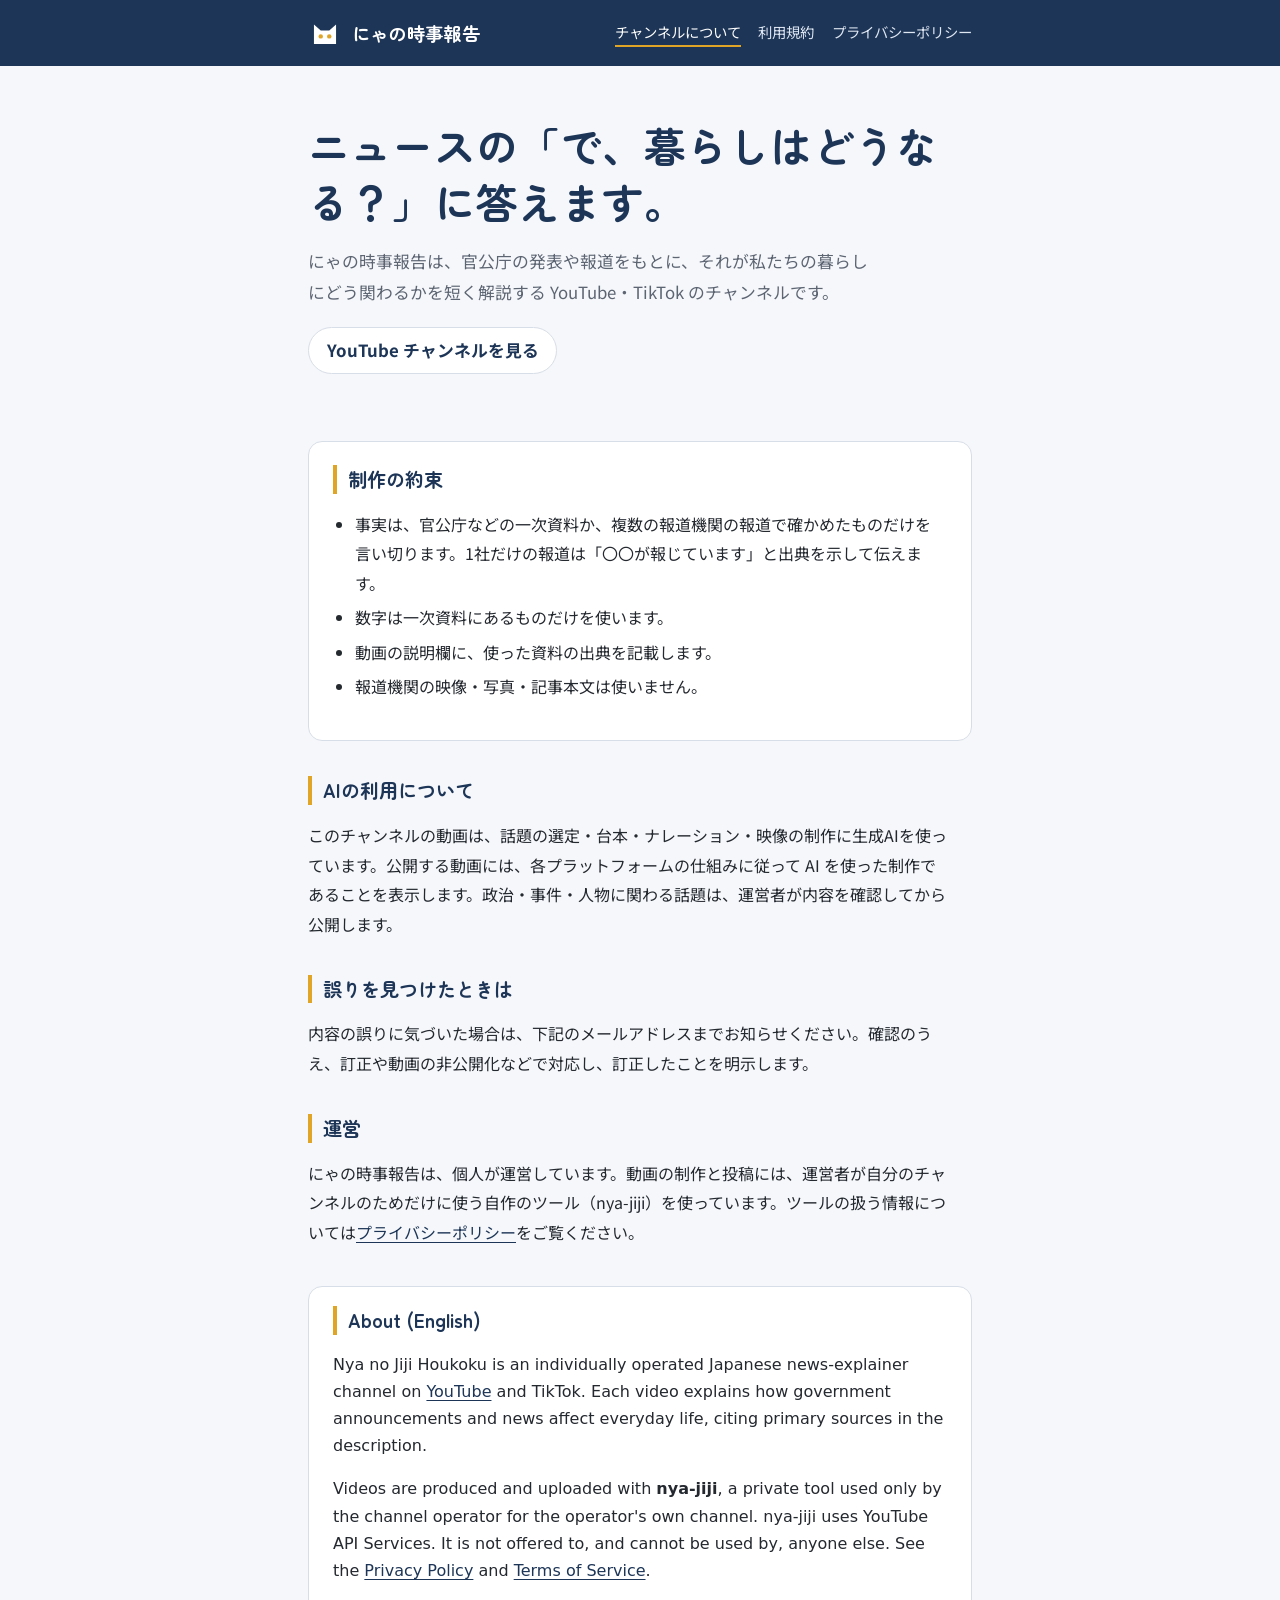
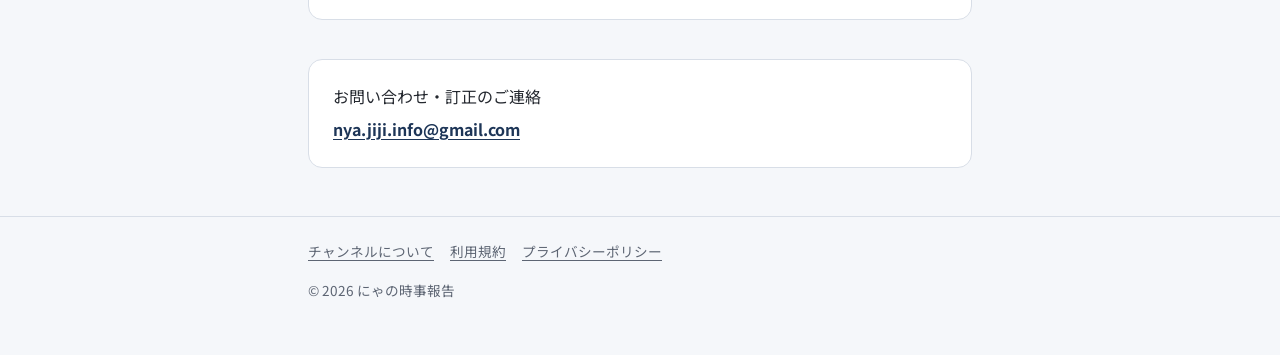
<file: index.html>
<!doctype html>
<html lang="ja">
<head>
<meta charset="utf-8">
<meta name="viewport" content="width=device-width, initial-scale=1">
<title>にゃの時事報告</title>
<meta name="description" content="にゃの時事報告：官公庁の発表やニュースが、暮らしにどう関わるかを解説するチャンネルです。">
<link rel="preconnect" href="https://fonts.googleapis.com">
<link rel="preconnect" href="https://fonts.gstatic.com" crossorigin>
<link href="https://fonts.googleapis.com/css2?family=Noto+Sans+JP:wght@400;700&family=Zen+Maru+Gothic:wght@700&display=swap" rel="stylesheet">
<link rel="stylesheet" href="style.css">
</head>
<body>
<header class="site"><div class="wrap">
<a class="logo" href="./"><svg viewBox="0 0 40 40" aria-hidden="true"><path d="M7 33V10l8 7h10l8-7v23z" fill="#fff"/><circle cx="15" cy="24" r="2.6" fill="#e0a526"/><circle cx="25" cy="24" r="2.6" fill="#e0a526"/></svg>にゃの時事報告</a>
<nav class="site" aria-label="サイト内">
<a href="./" aria-current="page">チャンネルについて</a><a href="terms.html">利用規約</a><a href="privacy.html">プライバシーポリシー</a>
</nav>
</div></header>
<main><div class="wrap">
<section class="hero">
<h1>ニュースの「で、暮らしはどうなる？」に答えます。</h1>
<p>にゃの時事報告は、官公庁の発表や報道をもとに、それが私たちの暮らしにどう関わるかを短く解説する YouTube・TikTok のチャンネルです。</p>
<p class="channel-link"><a href="https://www.youtube.com/channel/UCglesvaW-HwLwHnUl6u6Qqw" rel="noopener">YouTube チャンネルを見る</a></p>
</section>

<section class="promise">
<h2>制作の約束</h2>
<ul>
<li>事実は、官公庁などの一次資料か、複数の報道機関の報道で確かめたものだけを言い切ります。1社だけの報道は「〇〇が報じています」と出典を示して伝えます。</li>
<li>数字は一次資料にあるものだけを使います。</li>
<li>動画の説明欄に、使った資料の出典を記載します。</li>
<li>報道機関の映像・写真・記事本文は使いません。</li>
</ul>
</section>

<h2>AIの利用について</h2>
<p>このチャンネルの動画は、話題の選定・台本・ナレーション・映像の制作に生成AIを使っています。公開する動画には、各プラットフォームの仕組みに従って AI を使った制作であることを表示します。政治・事件・人物に関わる話題は、運営者が内容を確認してから公開します。</p>

<h2>誤りを見つけたときは</h2>
<p>内容の誤りに気づいた場合は、下記のメールアドレスまでお知らせください。確認のうえ、訂正や動画の非公開化などで対応し、訂正したことを明示します。</p>

<h2>運営</h2>
<p>にゃの時事報告は、個人が運営しています。動画の制作と投稿には、運営者が自分のチャンネルのためだけに使う自作のツール（nya-jiji）を使っています。ツールの扱う情報については<a href="privacy.html">プライバシーポリシー</a>をご覧ください。</p>
<section class="en" lang="en" aria-labelledby="about-en">
<h2 id="about-en">About (English)</h2>
<p>Nya no Jiji Houkoku is an individually operated Japanese news-explainer channel on <a href="https://www.youtube.com/channel/UCglesvaW-HwLwHnUl6u6Qqw" rel="noopener">YouTube</a> and TikTok. Each video explains how government announcements and news affect everyday life, citing primary sources in the description.</p>
<p>Videos are produced and uploaded with <strong>nya-jiji</strong>, a private tool used only by the channel operator for the operator's own channel. nya-jiji uses YouTube API Services. It is not offered to, and cannot be used by, anyone else. See the <a href="privacy.html#en">Privacy Policy</a> and <a href="terms.html#en">Terms of Service</a>.</p>
</section>
<section class="contact" aria-label="お問い合わせ">
<p>お問い合わせ・訂正のご連絡</p>
<p class="mail"><a href="mailto:nya.jiji.info@gmail.com">nya.jiji.info@gmail.com</a></p>
</section>
</div></main>
<footer class="site"><div class="wrap">
<a href="./">チャンネルについて</a><a href="terms.html">利用規約</a><a href="privacy.html">プライバシーポリシー</a>
<p>© 2026 にゃの時事報告</p>
</div></footer>
</body>
</html>
</file>
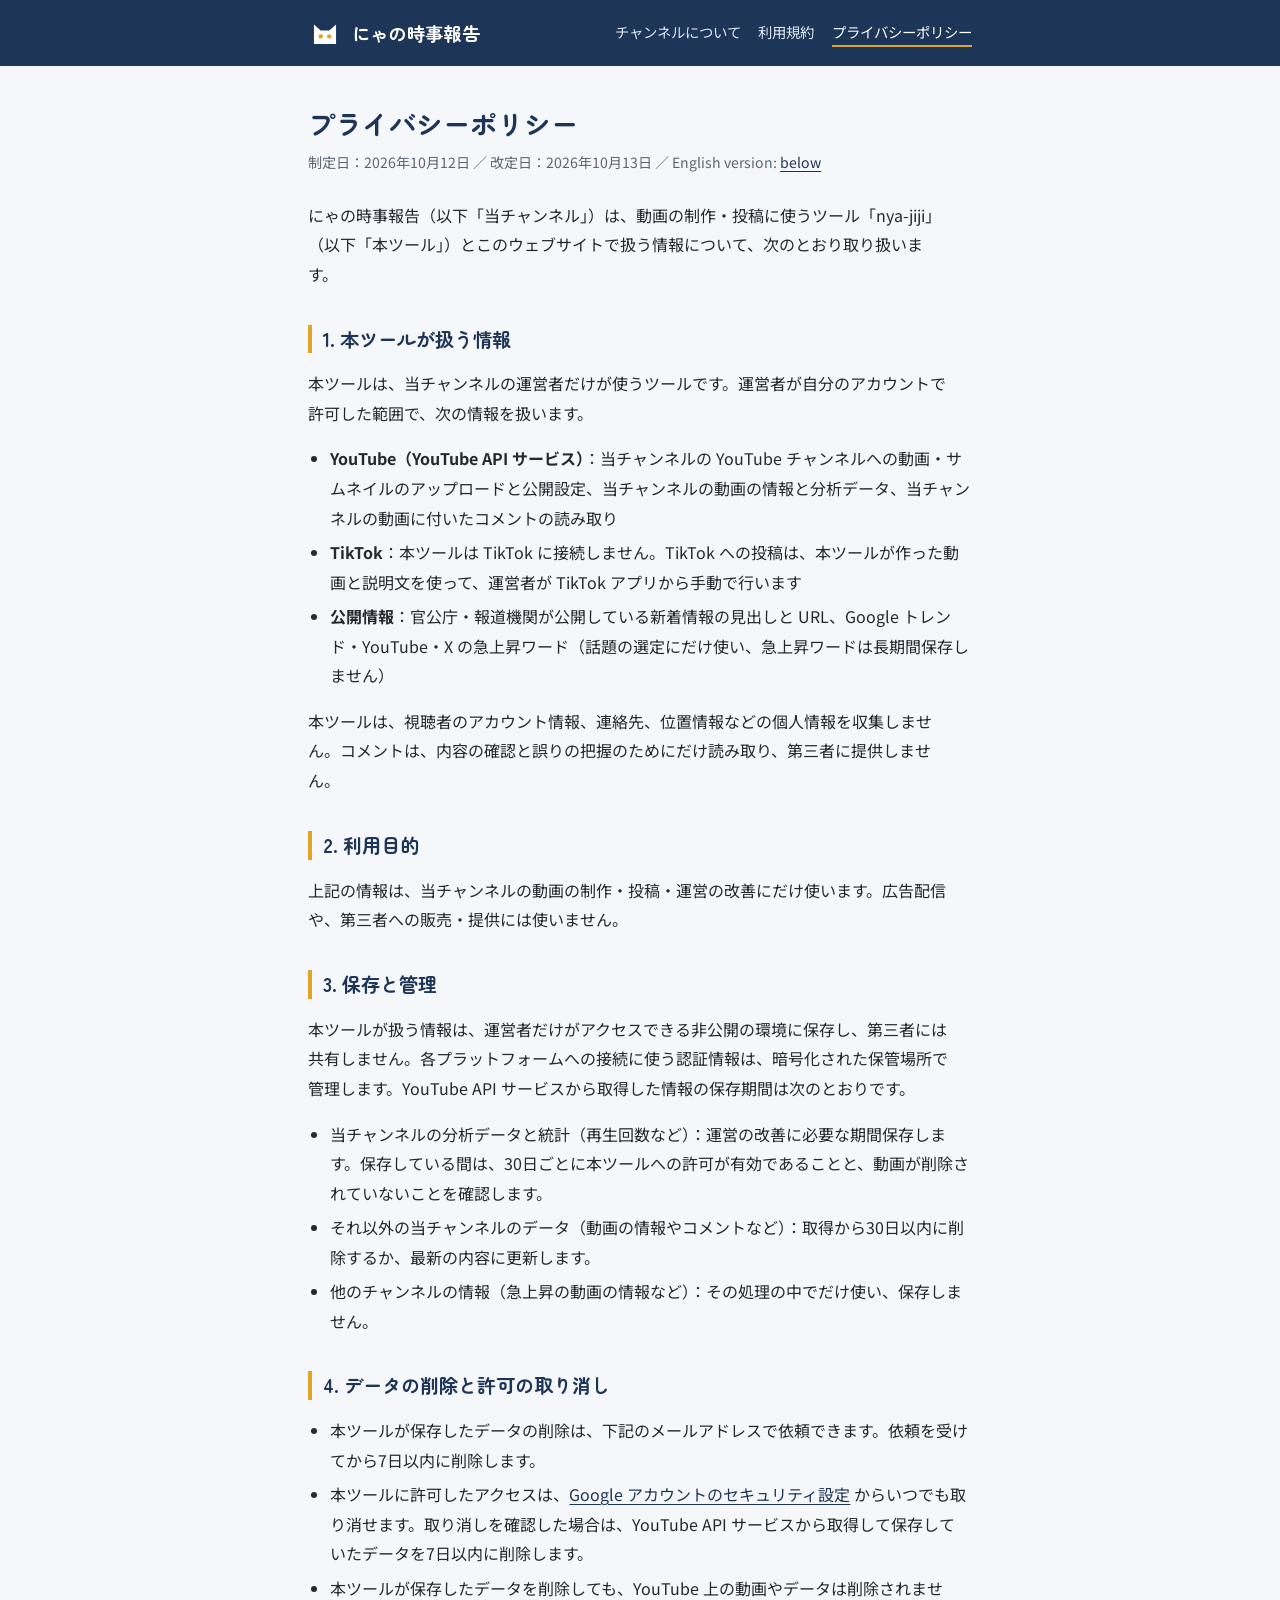
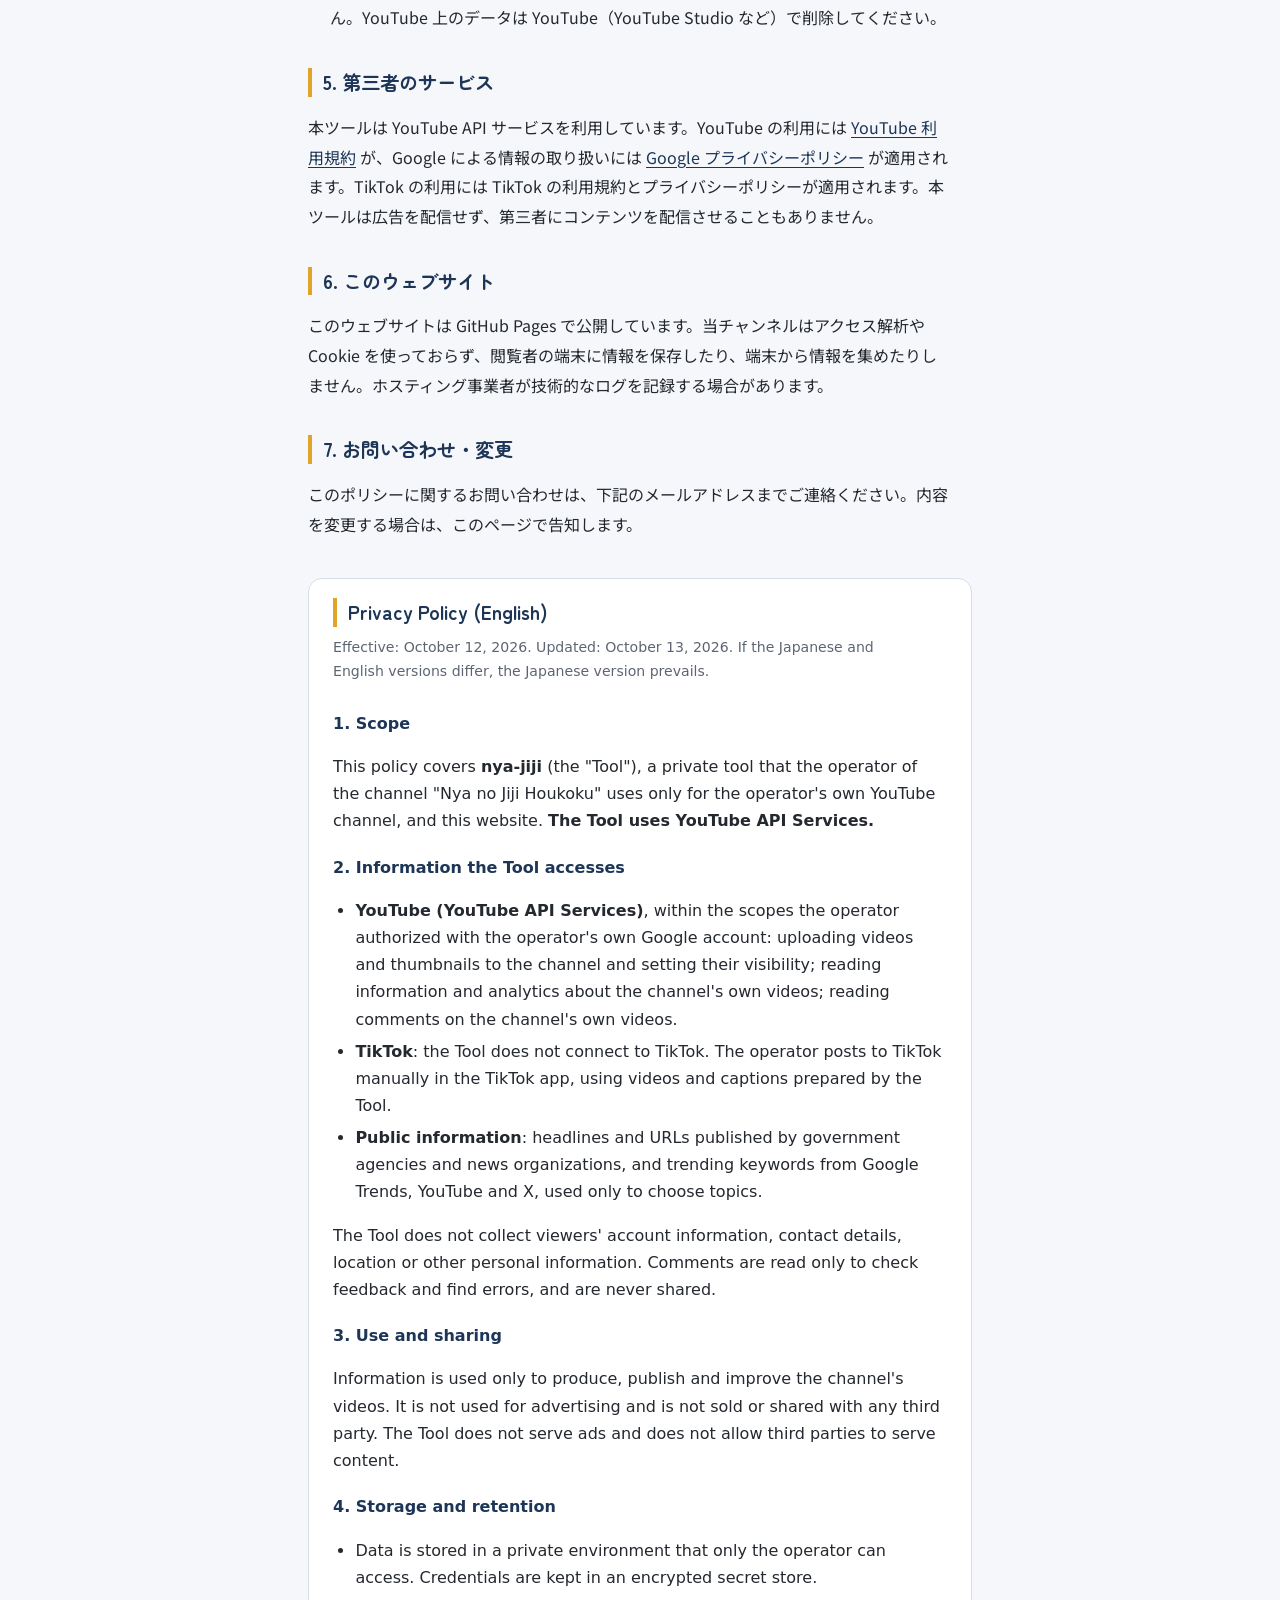
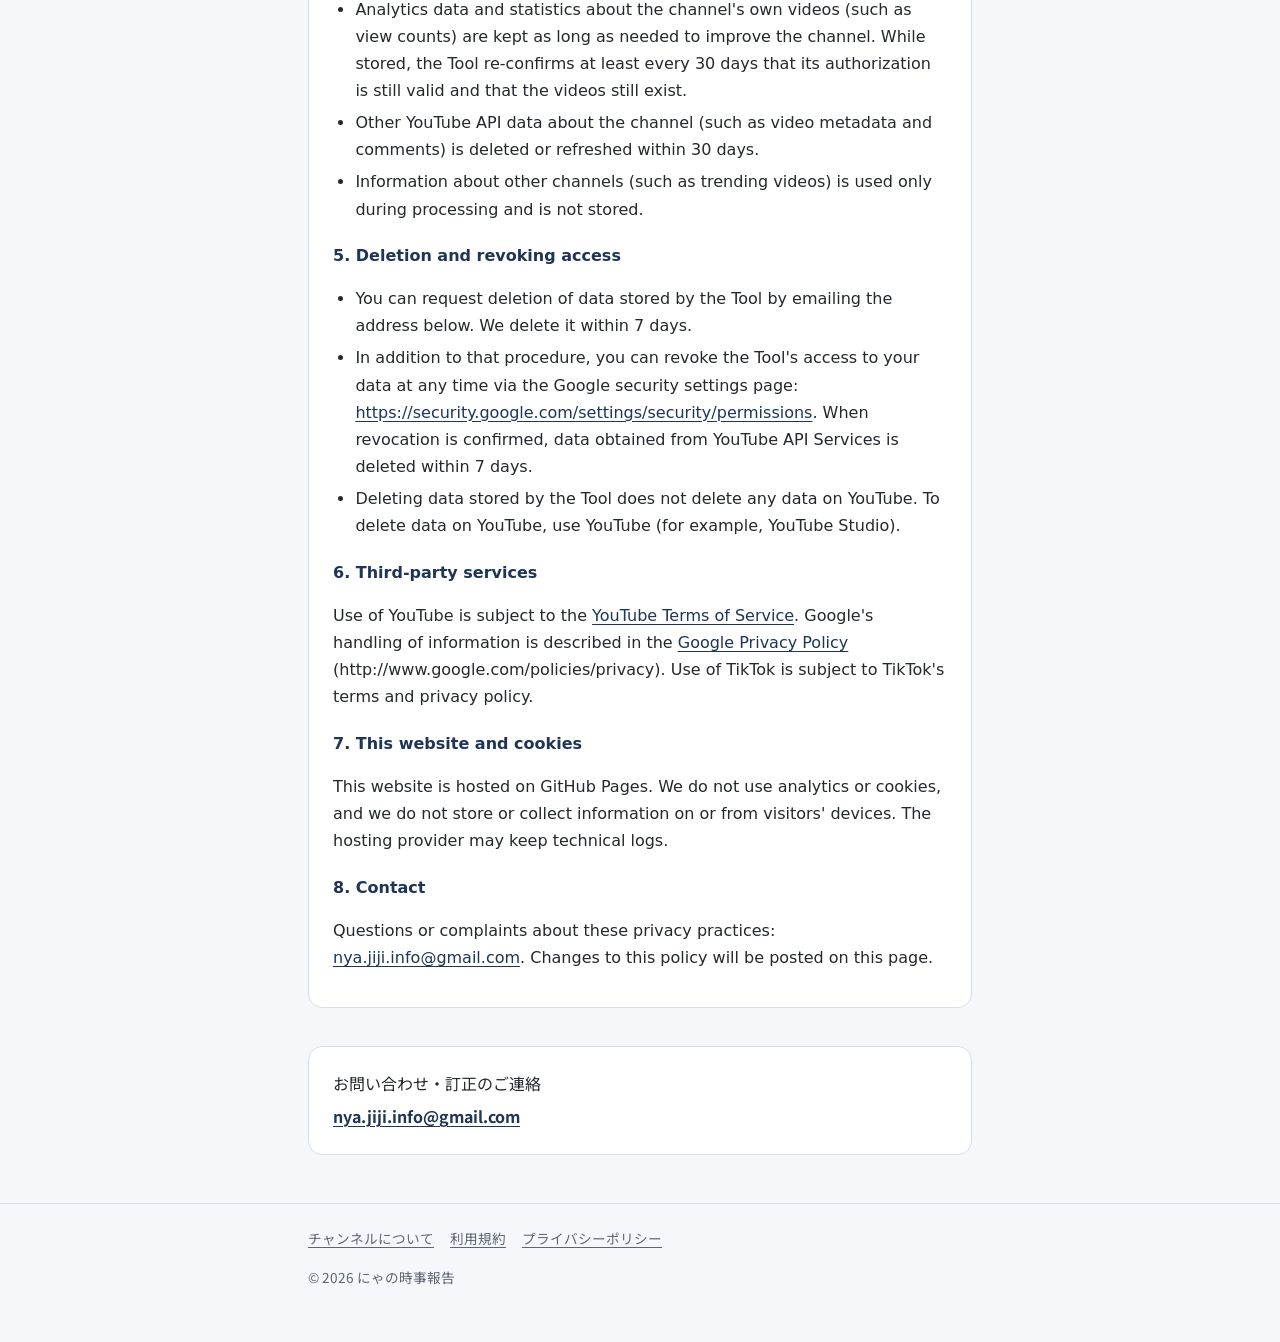
<file: privacy.html>
<!doctype html>
<html lang="ja">
<head>
<meta charset="utf-8">
<meta name="viewport" content="width=device-width, initial-scale=1">
<title>プライバシーポリシー｜にゃの時事報告</title>
<meta name="description" content="にゃの時事報告：官公庁の発表やニュースが、暮らしにどう関わるかを解説するチャンネルです。">
<link rel="preconnect" href="https://fonts.googleapis.com">
<link rel="preconnect" href="https://fonts.gstatic.com" crossorigin>
<link href="https://fonts.googleapis.com/css2?family=Noto+Sans+JP:wght@400;700&family=Zen+Maru+Gothic:wght@700&display=swap" rel="stylesheet">
<link rel="stylesheet" href="style.css">
</head>
<body>
<header class="site"><div class="wrap">
<a class="logo" href="./"><svg viewBox="0 0 40 40" aria-hidden="true"><path d="M7 33V10l8 7h10l8-7v23z" fill="#fff"/><circle cx="15" cy="24" r="2.6" fill="#e0a526"/><circle cx="25" cy="24" r="2.6" fill="#e0a526"/></svg>にゃの時事報告</a>
<nav class="site" aria-label="サイト内">
<a href="./">チャンネルについて</a><a href="terms.html">利用規約</a><a href="privacy.html" aria-current="page">プライバシーポリシー</a>
</nav>
</div></header>
<main><div class="wrap">
<h1 class="page">プライバシーポリシー</h1>
<p class="updated">制定日：2026年10月12日 ／ 改定日：2026年10月13日 ／ English version: <a href="#en">below</a></p>
<p>にゃの時事報告（以下「当チャンネル」）は、動画の制作・投稿に使うツール「nya-jiji」（以下「本ツール」）とこのウェブサイトで扱う情報について、次のとおり取り扱います。</p>

<h2>1. 本ツールが扱う情報</h2>
<p>本ツールは、当チャンネルの運営者だけが使うツールです。運営者が自分のアカウントで許可した範囲で、次の情報を扱います。</p>
<ul>
<li><strong>YouTube（YouTube API サービス）</strong>：当チャンネルの YouTube チャンネルへの動画・サムネイルのアップロードと公開設定、当チャンネルの動画の情報と分析データ、当チャンネルの動画に付いたコメントの読み取り</li>
<li><strong>TikTok</strong>：本ツールは TikTok に接続しません。TikTok への投稿は、本ツールが作った動画と説明文を使って、運営者が TikTok アプリから手動で行います</li>
<li><strong>公開情報</strong>：官公庁・報道機関が公開している新着情報の見出しと URL、Google トレンド・YouTube・X の急上昇ワード（話題の選定にだけ使い、急上昇ワードは長期間保存しません）</li>
</ul>
<p>本ツールは、視聴者のアカウント情報、連絡先、位置情報などの個人情報を収集しません。コメントは、内容の確認と誤りの把握のためにだけ読み取り、第三者に提供しません。</p>

<h2>2. 利用目的</h2>
<p>上記の情報は、当チャンネルの動画の制作・投稿・運営の改善にだけ使います。広告配信や、第三者への販売・提供には使いません。</p>

<h2>3. 保存と管理</h2>
<p>本ツールが扱う情報は、運営者だけがアクセスできる非公開の環境に保存し、第三者には共有しません。各プラットフォームへの接続に使う認証情報は、暗号化された保管場所で管理します。YouTube API サービスから取得した情報の保存期間は次のとおりです。</p>
<ul>
<li>当チャンネルの分析データと統計（再生回数など）：運営の改善に必要な期間保存します。保存している間は、30日ごとに本ツールへの許可が有効であることと、動画が削除されていないことを確認します。</li>
<li>それ以外の当チャンネルのデータ（動画の情報やコメントなど）：取得から30日以内に削除するか、最新の内容に更新します。</li>
<li>他のチャンネルの情報（急上昇の動画の情報など）：その処理の中でだけ使い、保存しません。</li>
</ul>

<h2>4. データの削除と許可の取り消し</h2>
<ul>
<li>本ツールが保存したデータの削除は、下記のメールアドレスで依頼できます。依頼を受けてから7日以内に削除します。</li>
<li>本ツールに許可したアクセスは、<a href="https://security.google.com/settings/security/permissions">Google アカウントのセキュリティ設定</a> からいつでも取り消せます。取り消しを確認した場合は、YouTube API サービスから取得して保存していたデータを7日以内に削除します。</li>
<li>本ツールが保存したデータを削除しても、YouTube 上の動画やデータは削除されません。YouTube 上のデータは YouTube（YouTube Studio など）で削除してください。</li>
</ul>

<h2>5. 第三者のサービス</h2>
<p>本ツールは YouTube API サービスを利用しています。YouTube の利用には <a href="https://www.youtube.com/t/terms">YouTube 利用規約</a> が、Google による情報の取り扱いには <a href="https://policies.google.com/privacy">Google プライバシーポリシー</a> が適用されます。TikTok の利用には TikTok の利用規約とプライバシーポリシーが適用されます。本ツールは広告を配信せず、第三者にコンテンツを配信させることもありません。</p>

<h2>6. このウェブサイト</h2>
<p>このウェブサイトは GitHub Pages で公開しています。当チャンネルはアクセス解析や Cookie を使っておらず、閲覧者の端末に情報を保存したり、端末から情報を集めたりしません。ホスティング事業者が技術的なログを記録する場合があります。</p>

<h2>7. お問い合わせ・変更</h2>
<p>このポリシーに関するお問い合わせは、下記のメールアドレスまでご連絡ください。内容を変更する場合は、このページで告知します。</p>
<section class="en" lang="en" id="en" aria-labelledby="privacy-en">
<h2 id="privacy-en">Privacy Policy (English)</h2>
<p class="updated">Effective: October 12, 2026. Updated: October 13, 2026. If the Japanese and English versions differ, the Japanese version prevails.</p>
<h3>1. Scope</h3>
<p>This policy covers <strong>nya-jiji</strong> (the "Tool"), a private tool that the operator of the channel "Nya no Jiji Houkoku" uses only for the operator's own YouTube channel, and this website. <strong>The Tool uses YouTube API Services.</strong></p>
<h3>2. Information the Tool accesses</h3>
<ul>
<li><strong>YouTube (YouTube API Services)</strong>, within the scopes the operator authorized with the operator's own Google account: uploading videos and thumbnails to the channel and setting their visibility; reading information and analytics about the channel's own videos; reading comments on the channel's own videos.</li>
<li><strong>TikTok</strong>: the Tool does not connect to TikTok. The operator posts to TikTok manually in the TikTok app, using videos and captions prepared by the Tool.</li>
<li><strong>Public information</strong>: headlines and URLs published by government agencies and news organizations, and trending keywords from Google Trends, YouTube and X, used only to choose topics.</li>
</ul>
<p>The Tool does not collect viewers' account information, contact details, location or other personal information. Comments are read only to check feedback and find errors, and are never shared.</p>
<h3>3. Use and sharing</h3>
<p>Information is used only to produce, publish and improve the channel's videos. It is not used for advertising and is not sold or shared with any third party. The Tool does not serve ads and does not allow third parties to serve content.</p>
<h3>4. Storage and retention</h3>
<ul>
<li>Data is stored in a private environment that only the operator can access. Credentials are kept in an encrypted secret store.</li>
<li>Analytics data and statistics about the channel's own videos (such as view counts) are kept as long as needed to improve the channel. While stored, the Tool re-confirms at least every 30 days that its authorization is still valid and that the videos still exist.</li>
<li>Other YouTube API data about the channel (such as video metadata and comments) is deleted or refreshed within 30 days.</li>
<li>Information about other channels (such as trending videos) is used only during processing and is not stored.</li>
</ul>
<h3>5. Deletion and revoking access</h3>
<ul>
<li>You can request deletion of data stored by the Tool by emailing the address below. We delete it within 7 days.</li>
<li>In addition to that procedure, you can revoke the Tool's access to your data at any time via the Google security settings page: <a href="https://security.google.com/settings/security/permissions">https://security.google.com/settings/security/permissions</a>. When revocation is confirmed, data obtained from YouTube API Services is deleted within 7 days.</li>
<li>Deleting data stored by the Tool does not delete any data on YouTube. To delete data on YouTube, use YouTube (for example, YouTube Studio).</li>
</ul>
<h3>6. Third-party services</h3>
<p>Use of YouTube is subject to the <a href="https://www.youtube.com/t/terms">YouTube Terms of Service</a>. Google's handling of information is described in the <a href="https://policies.google.com/privacy">Google Privacy Policy</a> (http://www.google.com/policies/privacy). Use of TikTok is subject to TikTok's terms and privacy policy.</p>
<h3>7. This website and cookies</h3>
<p>This website is hosted on GitHub Pages. We do not use analytics or cookies, and we do not store or collect information on or from visitors' devices. The hosting provider may keep technical logs.</p>
<h3>8. Contact</h3>
<p>Questions or complaints about these privacy practices: <a href="mailto:nya.jiji.info@gmail.com">nya.jiji.info@gmail.com</a>. Changes to this policy will be posted on this page.</p>
</section>
<section class="contact" aria-label="お問い合わせ">
<p>お問い合わせ・訂正のご連絡</p>
<p class="mail"><a href="mailto:nya.jiji.info@gmail.com">nya.jiji.info@gmail.com</a></p>
</section>
</div></main>
<footer class="site"><div class="wrap">
<a href="./">チャンネルについて</a><a href="terms.html">利用規約</a><a href="privacy.html">プライバシーポリシー</a>
<p>© 2026 にゃの時事報告</p>
</div></footer>
</body>
</html>
</file>
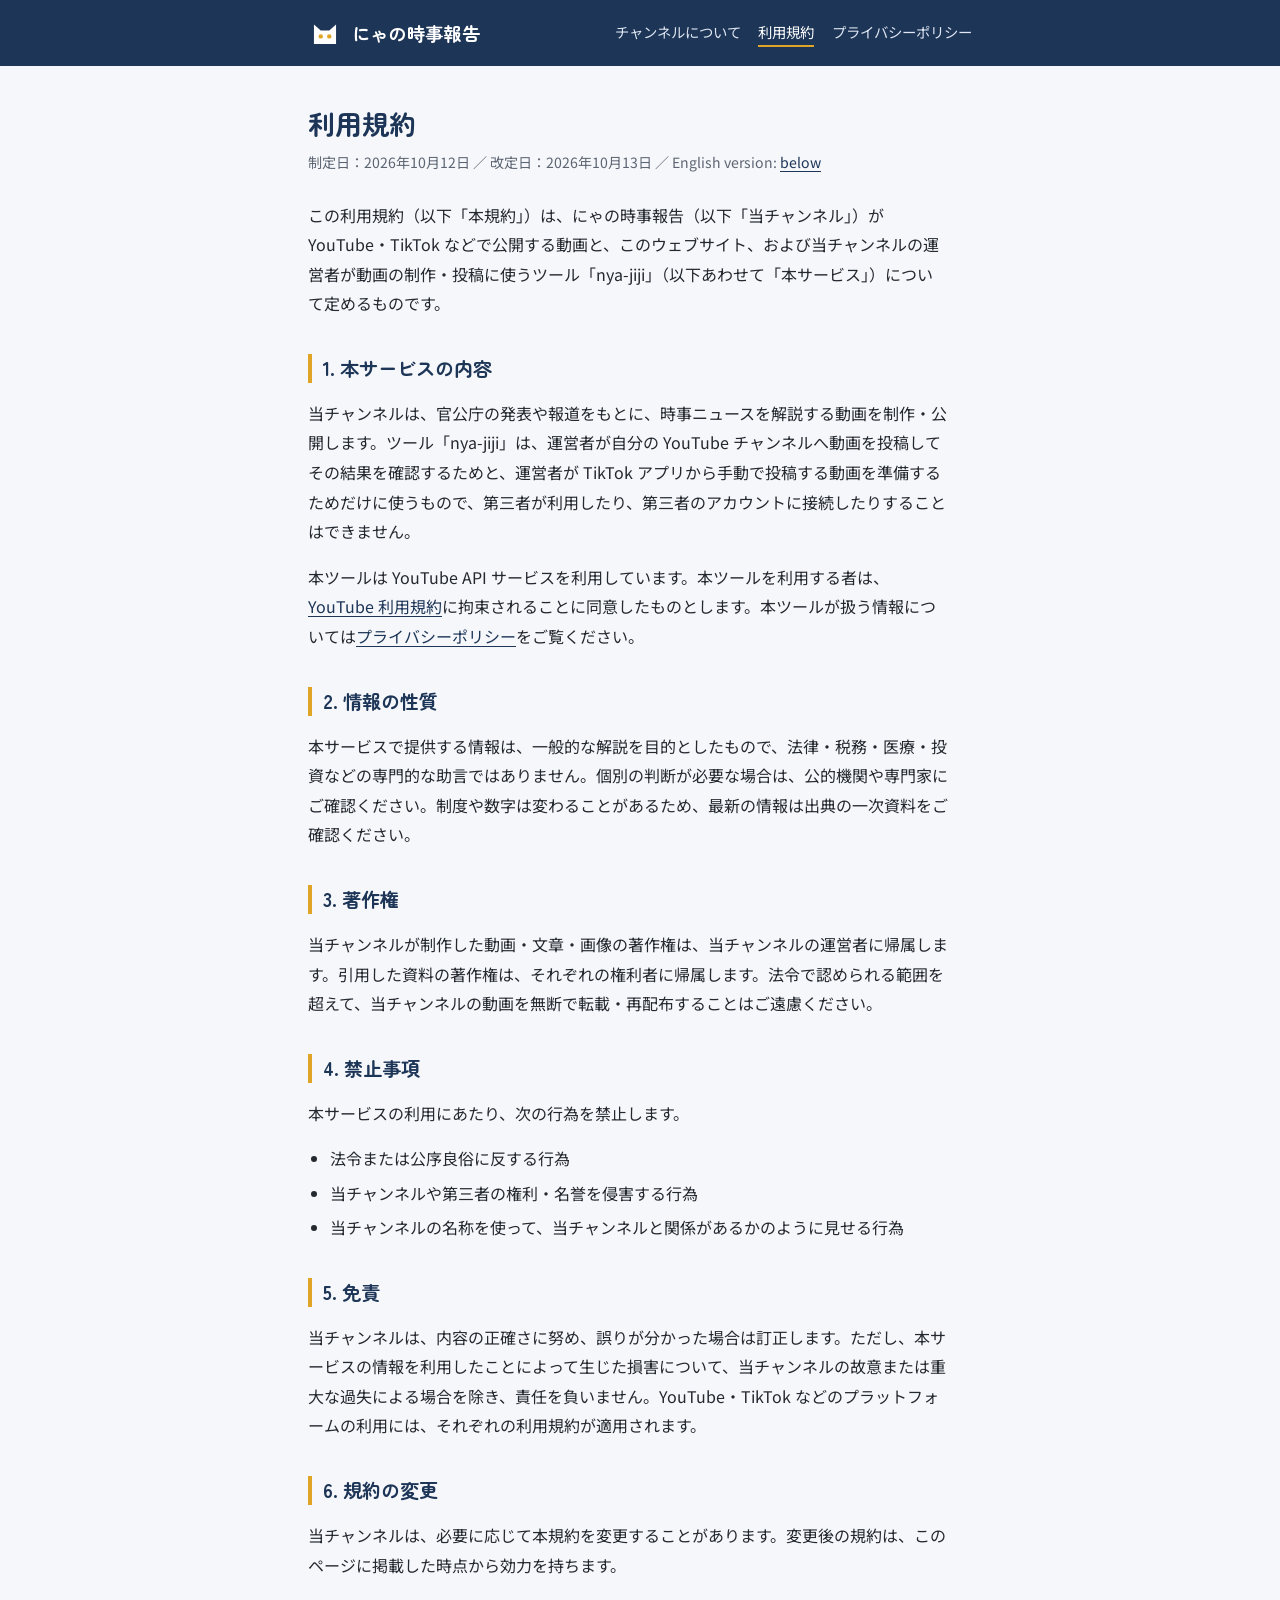
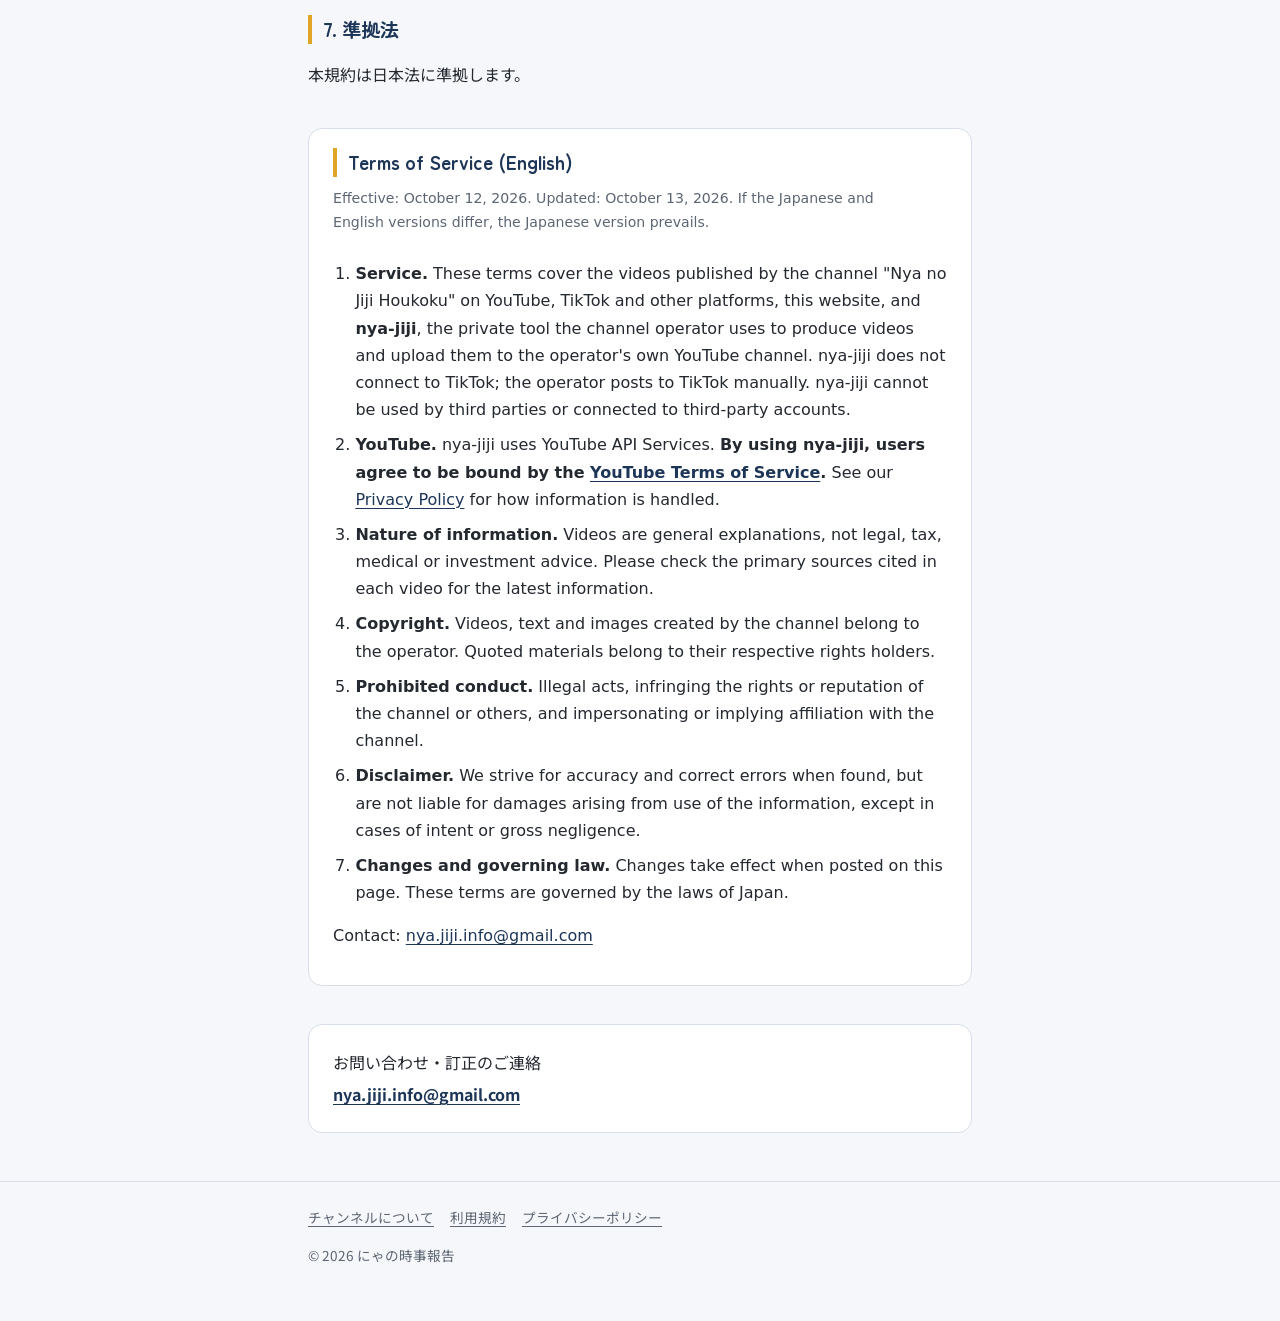
<file: terms.html>
<!doctype html>
<html lang="ja">
<head>
<meta charset="utf-8">
<meta name="viewport" content="width=device-width, initial-scale=1">
<title>利用規約｜にゃの時事報告</title>
<meta name="description" content="にゃの時事報告：官公庁の発表やニュースが、暮らしにどう関わるかを解説するチャンネルです。">
<link rel="preconnect" href="https://fonts.googleapis.com">
<link rel="preconnect" href="https://fonts.gstatic.com" crossorigin>
<link href="https://fonts.googleapis.com/css2?family=Noto+Sans+JP:wght@400;700&family=Zen+Maru+Gothic:wght@700&display=swap" rel="stylesheet">
<link rel="stylesheet" href="style.css">
</head>
<body>
<header class="site"><div class="wrap">
<a class="logo" href="./"><svg viewBox="0 0 40 40" aria-hidden="true"><path d="M7 33V10l8 7h10l8-7v23z" fill="#fff"/><circle cx="15" cy="24" r="2.6" fill="#e0a526"/><circle cx="25" cy="24" r="2.6" fill="#e0a526"/></svg>にゃの時事報告</a>
<nav class="site" aria-label="サイト内">
<a href="./">チャンネルについて</a><a href="terms.html" aria-current="page">利用規約</a><a href="privacy.html">プライバシーポリシー</a>
</nav>
</div></header>
<main><div class="wrap">
<h1 class="page">利用規約</h1>
<p class="updated">制定日：2026年10月12日 ／ 改定日：2026年10月13日 ／ English version: <a href="#en">below</a></p>
<p>この利用規約（以下「本規約」）は、にゃの時事報告（以下「当チャンネル」）が YouTube・TikTok などで公開する動画と、このウェブサイト、および当チャンネルの運営者が動画の制作・投稿に使うツール「nya-jiji」（以下あわせて「本サービス」）について定めるものです。</p>

<h2>1. 本サービスの内容</h2>
<p>当チャンネルは、官公庁の発表や報道をもとに、時事ニュースを解説する動画を制作・公開します。ツール「nya-jiji」は、運営者が自分の YouTube チャンネルへ動画を投稿してその結果を確認するためと、運営者が TikTok アプリから手動で投稿する動画を準備するためだけに使うもので、第三者が利用したり、第三者のアカウントに接続したりすることはできません。</p>
<p>本ツールは YouTube API サービスを利用しています。本ツールを利用する者は、<a href="https://www.youtube.com/t/terms">YouTube 利用規約</a>に拘束されることに同意したものとします。本ツールが扱う情報については<a href="privacy.html">プライバシーポリシー</a>をご覧ください。</p>

<h2>2. 情報の性質</h2>
<p>本サービスで提供する情報は、一般的な解説を目的としたもので、法律・税務・医療・投資などの専門的な助言ではありません。個別の判断が必要な場合は、公的機関や専門家にご確認ください。制度や数字は変わることがあるため、最新の情報は出典の一次資料をご確認ください。</p>

<h2>3. 著作権</h2>
<p>当チャンネルが制作した動画・文章・画像の著作権は、当チャンネルの運営者に帰属します。引用した資料の著作権は、それぞれの権利者に帰属します。法令で認められる範囲を超えて、当チャンネルの動画を無断で転載・再配布することはご遠慮ください。</p>

<h2>4. 禁止事項</h2>
<p>本サービスの利用にあたり、次の行為を禁止します。</p>
<ul>
<li>法令または公序良俗に反する行為</li>
<li>当チャンネルや第三者の権利・名誉を侵害する行為</li>
<li>当チャンネルの名称を使って、当チャンネルと関係があるかのように見せる行為</li>
</ul>

<h2>5. 免責</h2>
<p>当チャンネルは、内容の正確さに努め、誤りが分かった場合は訂正します。ただし、本サービスの情報を利用したことによって生じた損害について、当チャンネルの故意または重大な過失による場合を除き、責任を負いません。YouTube・TikTok などのプラットフォームの利用には、それぞれの利用規約が適用されます。</p>

<h2>6. 規約の変更</h2>
<p>当チャンネルは、必要に応じて本規約を変更することがあります。変更後の規約は、このページに掲載した時点から効力を持ちます。</p>

<h2>7. 準拠法</h2>
<p>本規約は日本法に準拠します。</p>
<section class="en" lang="en" id="en" aria-labelledby="terms-en">
<h2 id="terms-en">Terms of Service (English)</h2>
<p class="updated">Effective: October 12, 2026. Updated: October 13, 2026. If the Japanese and English versions differ, the Japanese version prevails.</p>
<ol>
<li><strong>Service.</strong> These terms cover the videos published by the channel "Nya no Jiji Houkoku" on YouTube, TikTok and other platforms, this website, and <strong>nya-jiji</strong>, the private tool the channel operator uses to produce videos and upload them to the operator's own YouTube channel. nya-jiji does not connect to TikTok; the operator posts to TikTok manually. nya-jiji cannot be used by third parties or connected to third-party accounts.</li>
<li><strong>YouTube.</strong> nya-jiji uses YouTube API Services. <strong>By using nya-jiji, users agree to be bound by the <a href="https://www.youtube.com/t/terms">YouTube Terms of Service</a>.</strong> See our <a href="privacy.html#en">Privacy Policy</a> for how information is handled.</li>
<li><strong>Nature of information.</strong> Videos are general explanations, not legal, tax, medical or investment advice. Please check the primary sources cited in each video for the latest information.</li>
<li><strong>Copyright.</strong> Videos, text and images created by the channel belong to the operator. Quoted materials belong to their respective rights holders.</li>
<li><strong>Prohibited conduct.</strong> Illegal acts, infringing the rights or reputation of the channel or others, and impersonating or implying affiliation with the channel.</li>
<li><strong>Disclaimer.</strong> We strive for accuracy and correct errors when found, but are not liable for damages arising from use of the information, except in cases of intent or gross negligence.</li>
<li><strong>Changes and governing law.</strong> Changes take effect when posted on this page. These terms are governed by the laws of Japan.</li>
</ol>
<p>Contact: <a href="mailto:nya.jiji.info@gmail.com">nya.jiji.info@gmail.com</a></p>
</section>
<section class="contact" aria-label="お問い合わせ">
<p>お問い合わせ・訂正のご連絡</p>
<p class="mail"><a href="mailto:nya.jiji.info@gmail.com">nya.jiji.info@gmail.com</a></p>
</section>
</div></main>
<footer class="site"><div class="wrap">
<a href="./">チャンネルについて</a><a href="terms.html">利用規約</a><a href="privacy.html">プライバシーポリシー</a>
<p>© 2026 にゃの時事報告</p>
</div></footer>
</body>
</html>
</file>
<file: style.css>
:root {
  --ink: #1d3557;      /* 見出し・ロゴ：信頼感のある藍 */
  --text: #24282f;
  --muted: #5d6573;
  --paper: #f5f7fa;
  --card: #ffffff;
  --line: #d8dee7;
  --eye: #e0a526;      /* 猫の目の琥珀色。強調は1か所だけに使う */
  --radius: 14px;
}
* { box-sizing: border-box; }
html { -webkit-text-size-adjust: 100%; }
body {
  margin: 0;
  background: var(--paper);
  color: var(--text);
  font-family: "Noto Sans JP", "Hiragino Sans", "Hiragino Kaku Gothic ProN", Meiryo, sans-serif;
  font-size: 16px;
  line-height: 1.85;
}
a { color: var(--ink); text-underline-offset: 3px; }
a:focus-visible { outline: 3px solid var(--eye); outline-offset: 2px; border-radius: 4px; }
.wrap { max-width: 44rem; margin: 0 auto; padding: 0 1.25rem; }

header.site { background: var(--ink); color: #fff; }
header.site .wrap { display: flex; align-items: center; justify-content: space-between; gap: 1rem; padding-top: 1rem; padding-bottom: 1rem; flex-wrap: wrap; }
.logo { display: flex; align-items: center; gap: .6rem; color: #fff; text-decoration: none; font-family: "Zen Maru Gothic", "Noto Sans JP", sans-serif; font-weight: 700; font-size: 1.15rem; letter-spacing: .02em; }
.logo svg { width: 34px; height: 34px; flex: none; }
nav.site { display: flex; flex-wrap: wrap; gap: .2rem 1.1rem; }
nav.site a { color: #dfe7f2; text-decoration: none; font-size: .9rem; white-space: nowrap; }
nav.site a[aria-current="page"] { color: #fff; border-bottom: 2px solid var(--eye); }

.hero { padding: 3.2rem 0 2.4rem; }
.hero h1 { font-family: "Zen Maru Gothic", "Noto Sans JP", sans-serif; font-size: clamp(1.9rem, 6vw, 2.6rem); line-height: 1.35; color: var(--ink); margin: 0 0 1rem; }
.hero p { font-size: 1.05rem; color: var(--muted); margin: 0; max-width: 34em; }

main { padding-bottom: 3rem; }
h1.page { font-family: "Zen Maru Gothic", "Noto Sans JP", sans-serif; color: var(--ink); font-size: 1.7rem; line-height: 1.4; margin: 2.4rem 0 .4rem; }
.updated { color: var(--muted); font-size: .88rem; margin: 0 0 1.6rem; }
h2 { font-family: "Zen Maru Gothic", "Noto Sans JP", sans-serif; color: var(--ink); font-size: 1.2rem; margin: 2.2rem 0 .6rem; padding-left: .7rem; border-left: 4px solid var(--eye); line-height: 1.5; }
p, li { max-width: 40em; }
ul, ol { padding-left: 1.4rem; }
li { margin: .3rem 0; }

.promise { background: var(--card); border: 1px solid var(--line); border-radius: var(--radius); padding: 1.4rem 1.5rem; margin: 1.8rem 0; }
.promise h2 { margin-top: 0; }

.contact { background: var(--card); border: 1px solid var(--line); border-radius: var(--radius); padding: 1.2rem 1.5rem; margin-top: 2.4rem; }
.contact p { margin: .2rem 0; }
.mail { font-weight: 700; word-break: break-all; }

footer.site { border-top: 1px solid var(--line); color: var(--muted); font-size: .85rem; padding: 1.4rem 0 2.4rem; }
footer.site a { color: var(--muted); margin-right: 1rem; }

.channel-link { margin-top: 1.2rem !important; }
.channel-link a { display: inline-block; font-weight: 700; color: var(--ink); background: var(--card); border: 1px solid var(--line); border-radius: 999px; padding: .45rem 1.1rem; text-decoration: none; }
.channel-link a:hover { border-color: var(--ink); }
.en { overflow-wrap: anywhere; background: var(--card); border: 1px solid var(--line); border-radius: var(--radius); padding: 1.2rem 1.5rem; margin-top: 2.4rem; font-family: system-ui, -apple-system, "Segoe UI", Roboto, "Noto Sans JP", sans-serif; line-height: 1.7; }
.en h2 { margin-top: 0; }
.en h3 { color: var(--ink); font-size: 1rem; margin: 1.2rem 0 .3rem; }
.en ol li { margin: .5rem 0; }
</file>
